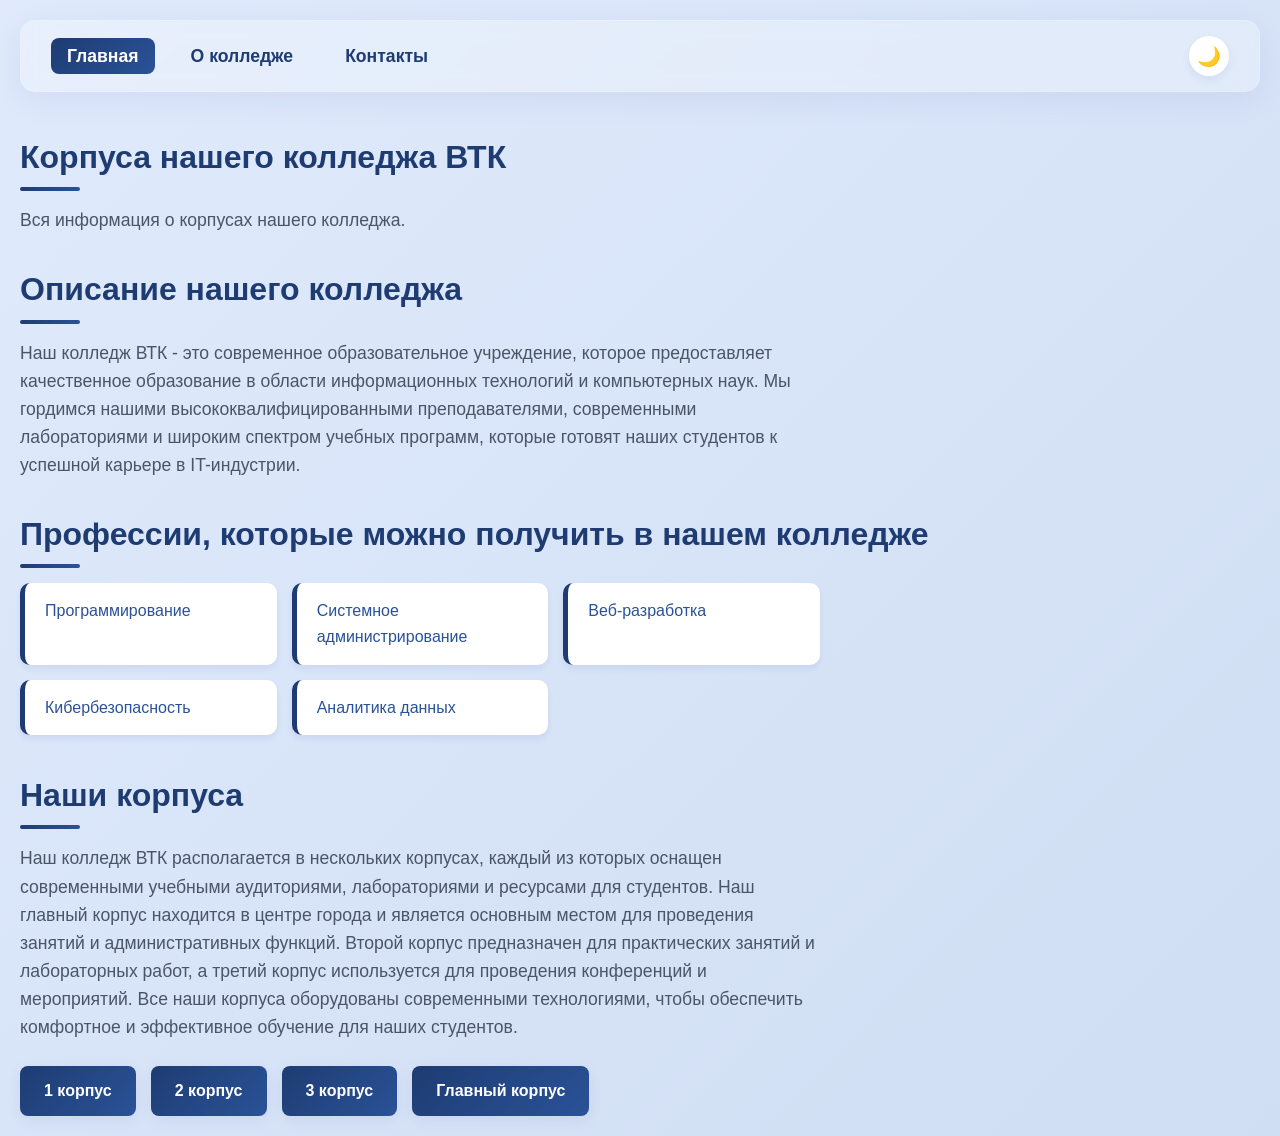
<file: index.html>
<!DOCTYPE html>
<html lang="en">
<head>
    <meta charset="UTF-8">
    <meta name="viewport" content="width=device-width, initial-scale=1.0">
    <title>ВТК Колледж</title>
    <link rel="stylesheet" href="style.css">
</head>
<body>
    <div class="header">  
        <div class="header__item">
            <a href="index.html">Главная</a>
        </div>
        <div class="header__item">
            <a href="about.html">О колледже</a>
        </div>
        <div class="header__item">
            <a href="contact.html">Контакты</a>
        </div>
        <button id="themeToggle" class="theme-btn" aria-label="Переключить тему">
        <span class="theme-btn__icon">🌙</span>
    </button>
    </div>

    <h1>Корпуса нашего колледжа ВТК</h1>
    <p>Вся информация о корпусах нашего колледжа.</p>
    
    <h1>Описание нашего колледжа</h1>
    <p>Наш колледж ВТК - это современное образовательное учреждение, которое предоставляет качественное образование в области информационных технологий и компьютерных наук. Мы гордимся нашими высококвалифицированными преподавателями, современными лабораториями и широким спектром учебных программ, которые готовят наших студентов к успешной карьере в IT-индустрии.</p>
    
    <h1>Профессии, которые можно получить в нашем колледже</h1>
    <ul>
        <li>Программирование</li>
        <li>Системное администрирование</li>
        <li>Веб-разработка</li>
        <li>Кибербезопасность</li>
        <li>Аналитика данных</li>
    </ul>

    <h1>Наши корпуса</h1>
    <p>Наш колледж ВТК располагается в нескольких корпусах, каждый из которых оснащен современными учебными аудиториями, лабораториями и ресурсами для студентов. Наш главный корпус находится в центре города и является основным местом для проведения занятий и административных функций. Второй корпус предназначен для практических занятий и лабораторных работ, а третий корпус используется для проведения конференций и мероприятий. Все наши корпуса оборудованы современными технологиями, чтобы обеспечить комфортное и эффективное обучение для наших студентов.</p>

    <div class="campus-links">
        <a href="campus.html?body=1">1 корпус</a>
        <a href="campus.html?body=2">2 корпус</a>
        <a href="campus.html?body=3">3 корпус</a>
        <a href="campus.html?body=main">Главный корпус</a>
    </div>

    <script src="index.js"></script>
</body>
</html>
</file>
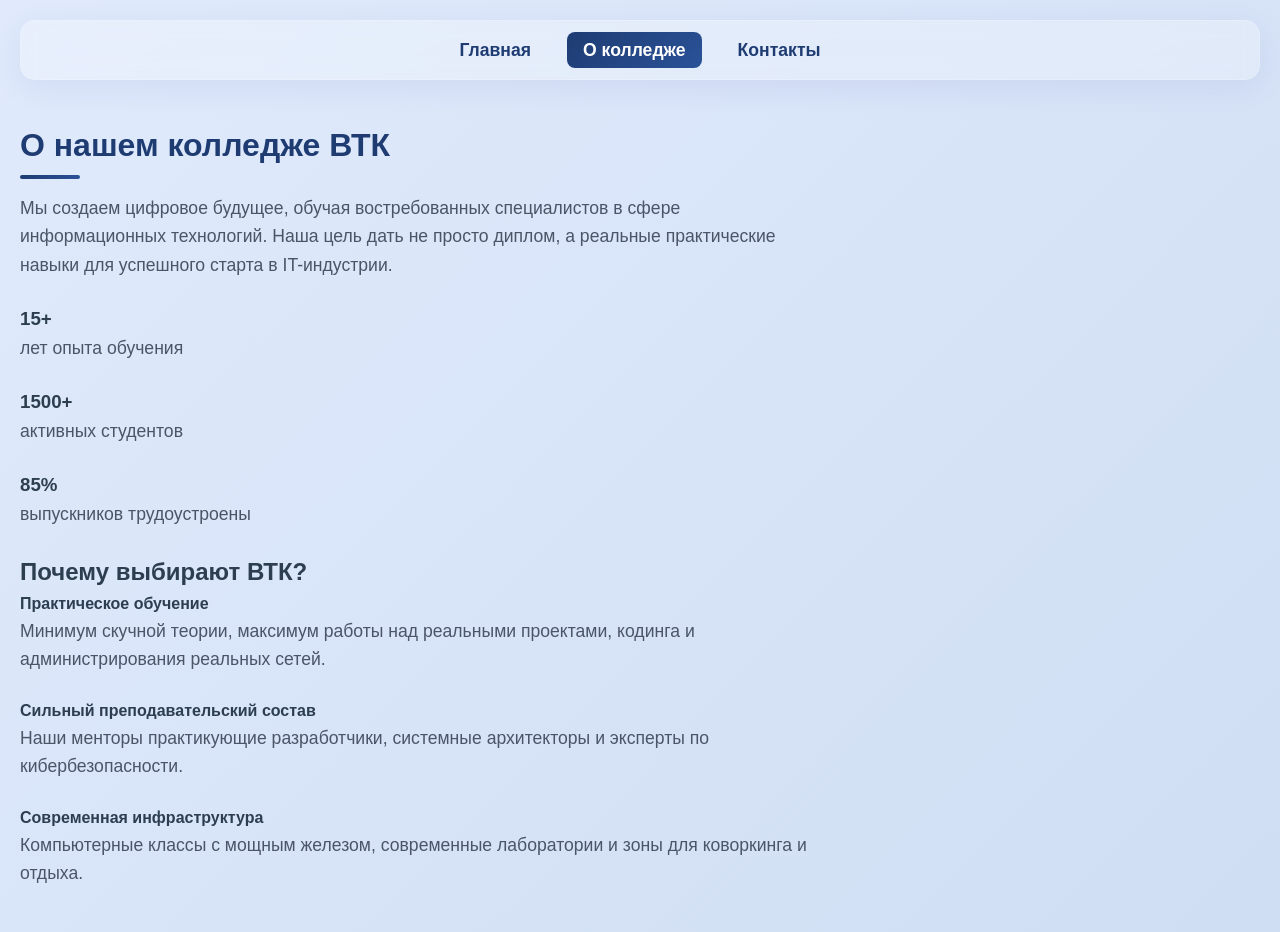
<file: about.html>
<!DOCTYPE html>
<html lang="ru">
<head>
    <meta charset="UTF-8">
    <meta name="viewport" content="width=device-width, initial-scale=1.0">
    <title>О колледже | ВТК</title>
    <link rel="stylesheet" href="style.css">
</head>
<body>
    <div class="header">  
        <div class="header__item">
            <a href="index.html">Главная</a>
        </div>
        <div class="header__item">
            <a href="about.html" class="active-nav">О колледже</a>
        </div>
        <div class="header__item">
            <a href="contact.html">Контакты</a>
        </div>
    </div>

    <section class="about-hero">
        <h1>О нашем колледже ВТК</h1>
        <p>Мы создаем цифровое будущее, обучая востребованных специалистов в сфере информационных технологий. Наша цель дать не просто диплом, а реальные практические навыки для успешного старта в IT-индустрии.</p>
    </section>

    <div class="stats-container">
        <div class="stat-card">
            <h3>15+</h3>
            <p>лет опыта обучения</p>
        </div>
        <div class="stat-card">
            <h3>1500+</h3>
            <p>активных студентов</p>
        </div>
        <div class="stat-card">
            <h3>85%</h3>
            <p>выпускников трудоустроены</p>
        </div>
    </div>

    <section class="about-content">
        <h2>Почему выбирают ВТК?</h2>
        <div class="features-grid">
            <div class="feature-item">
                <h4>Практическое обучение</h4>
                <p>Минимум скучной теории, максимум работы над реальными проектами, кодинга и администрирования реальных сетей.</p>
            </div>
            <div class="feature-item">
                <h4>Сильный преподавательский состав</h4>
                <p>Наши менторы практикующие разработчики, системные архитекторы и эксперты по кибербезопасности.</p>
            </div>
            <div class="feature-item">
                <h4>Современная инфраструктура</h4>
                <p>Компьютерные классы с мощным железом, современные лаборатории и зоны для коворкинга и отдыха.</p>
            </div>
        </div>
    </section>

    <script src="script.js"></script>
</body>
</html>
</file>
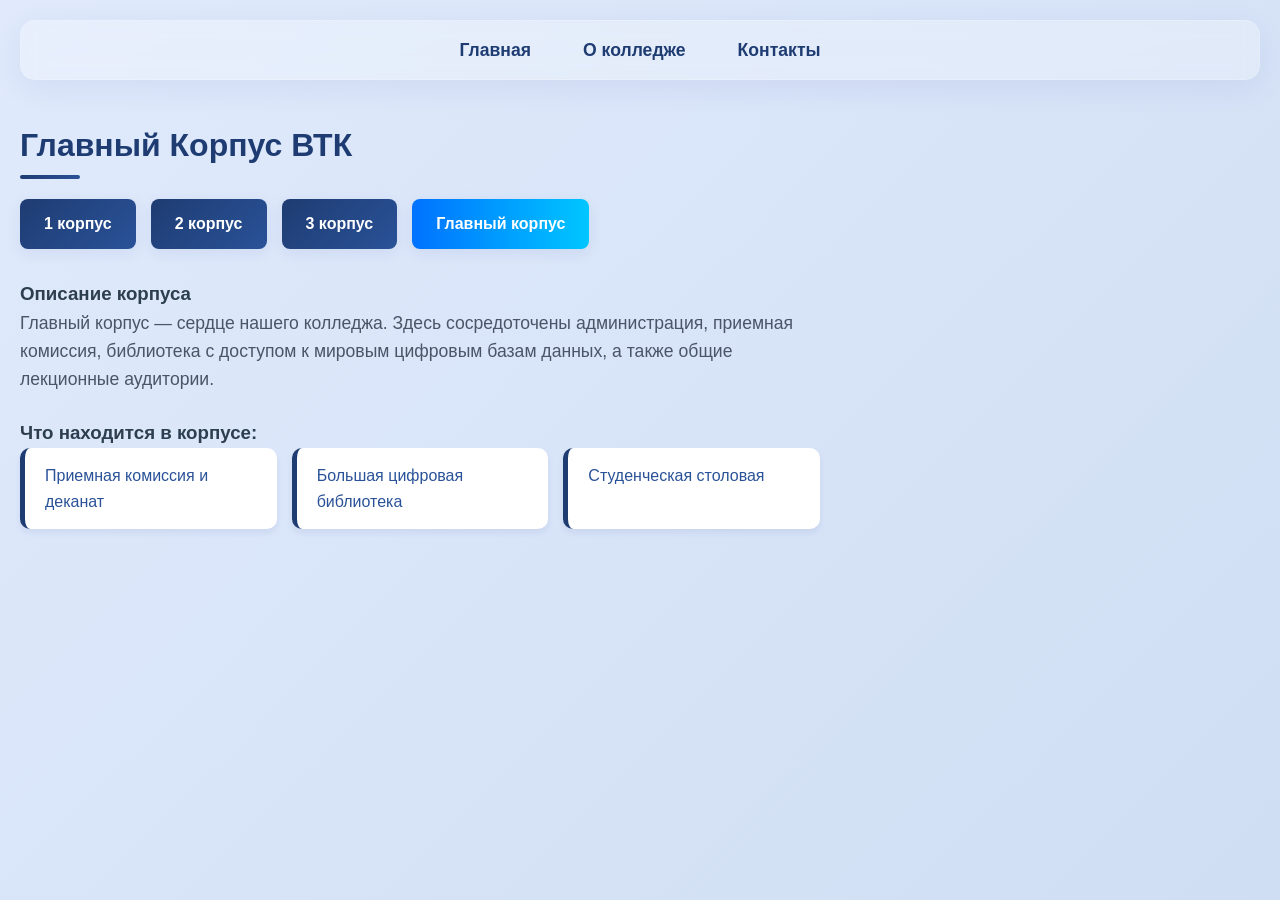
<file: campus.html>
<!DOCTYPE html>
<html lang="ru">
<head>
    <meta charset="UTF-8">
    <meta name="viewport" content="width=device-width, initial-scale=1.0">
    <title>Наши Корпуса | ВТК</title>
    <link rel="stylesheet" href="style.css">
</head>
<body>
    <div class="header">  
        <div class="header__item">
            <a href="index.html">Главная</a>
        </div>
        <div class="header__item">
            <a href="about.html">О колледже</a>
        </div>
        <div class="header__item">
            <a href="contact.html">Контакты</a>
        </div>
    </div>

    <h1 id="campusTitle">Загрузка корпуса...</h1>
    
    <div class="campus-links" style="margin-bottom: 30px;">
        <a href="#" data-body="1" class="campus-tab">1 корпус</a>
        <a href="#" data-body="2" class="campus-tab">2 корпус</a>
        <a href="#" data-body="3" class="campus-tab">3 корпус</a>
        <a href="#" data-body="main" class="campus-tab">Главный корпус</a>
    </div>

    <div class="campus-detail-card">
        <div class="campus-info-block">
            <h3>Описание корпуса</h3>
            <p id="campusDescription">Описание загружается...</p>
        </div>
        
        <div class="campus-features">
            <h3>Что находится в корпусе:</h3>
            <ul id="campusFacilities">
                </ul>
        </div>
    </div>

    <script src="script.js"></script>
</body>
</html>
</file>
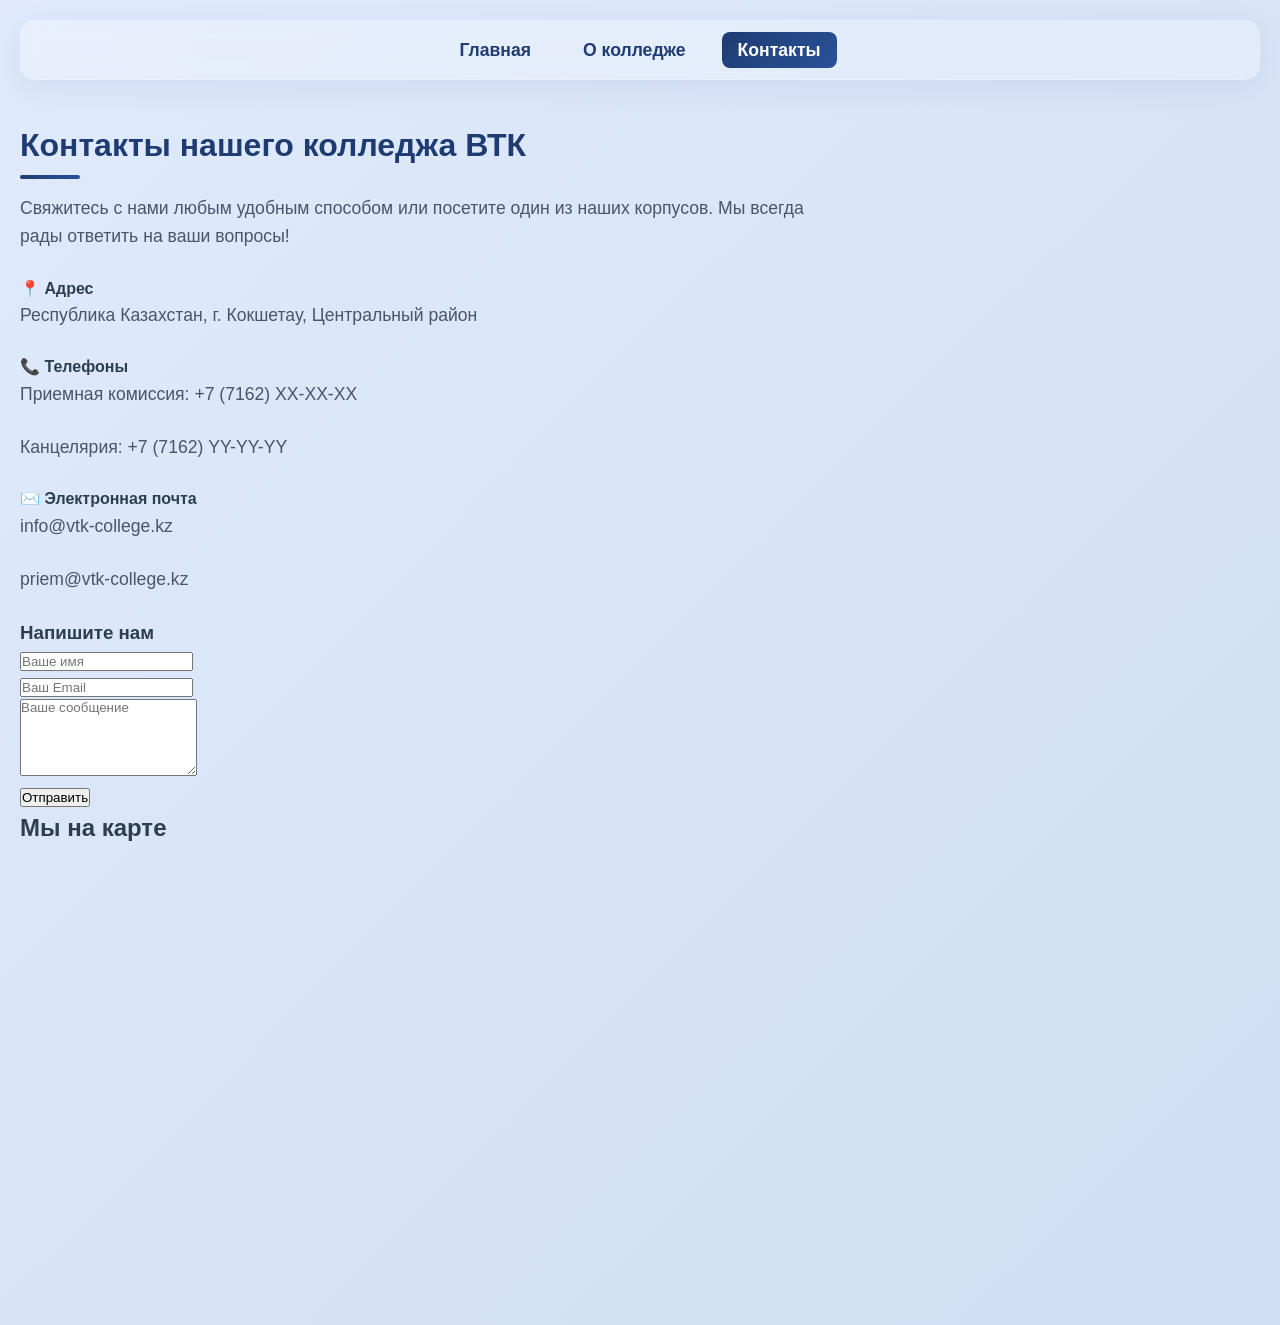
<file: contact.html>
<!DOCTYPE html>
<html lang="ru">
<head>
    <meta charset="UTF-8">
    <meta name="viewport" content="width=device-width, initial-scale=1.0">
    <title>Контакты | ВТК</title>
    <link rel="stylesheet" href="style.css">
</head>
<body>
    <div class="header">  
        <div class="header__item">
            <a href="index.html">Главная</a>
        </div>
        <div class="header__item">
            <a href="about.html">О колледже</a>
        </div>
        <div class="header__item">
            <a href="contact.html" class="active-nav">Контакты</a>
        </div>
    </div>

    <h1>Контакты нашего колледжа ВТК</h1>
    <p>Свяжитесь с нами любым удобным способом или посетите один из наших корпусов. Мы всегда рады ответить на ваши вопросы!</p>

    <div class="contact-container">
        <div class="contact-info">
            <div class="info-card">
                <h4>📍 Адрес</h4>
                <p>Республика Казахстан, г. Кокшетау, Центральный район</p>
            </div>
            <div class="info-card">
                <h4>📞 Телефоны</h4>
                <p>Приемная комиссия: +7 (7162) XX-XX-XX</p>
                <p>Канцелярия: +7 (7162) YY-YY-YY</p>
            </div>
            <div class="info-card">
                <h4>✉️ Электронная почта</h4>
                <p>info@vtk-college.kz</p>
                <p>priem@vtk-college.kz</p>
            </div>
        </div>

        <form class="contact-form" id="feedbackForm">
            <h3>Напишите нам</h3>
            <div class="form-group">
                <input type="text" placeholder="Ваше имя" required>
            </div>
            <div class="form-group">
                <input type="email" placeholder="Ваш Email" required>
            </div>
            <div class="form-group">
                <textarea placeholder="Ваше сообщение" rows="5" required></textarea>
            </div>
            <button type="submit" class="submit-btn">Отправить</button>
        </form>
    </div>

    <div class="map-section">
        <h2>Мы на карте</h2>
        <div class="map-wrapper">
            <iframe 
                src="https://www.google.com/maps/embed?pb=!1m18!1m12!1m3!1d72373.1973686854!2d69.34444549999999!3d53.2844445!2m3!1f0!2f0!3f0!3m2!1i1024!2i768!4f13.1!3m3!1m2!1s0x424346bc0f5043d1%3A0x6e9a6cf7fe86d4b9!2z0JrQvtC60YjQtdGC0LDRDSwg0JrQsNC30LDRhdGB0YLQsNC9!5e0!3m2!1sru!2skz!4v1717500000000!5m2!1sru!2skz" 
                width="100%" 
                height="450" 
                style="border:0;" 
                allowfullscreen="" 
                loading="lazy" 
                referrerpolicy="no-referrer-when-downgrade">
            </iframe>
        </div>
    </div>

    <script src="script.js"></script>
</body>
</html>
</file>
<file: style.css>
:root {
    /* Светлая тема (по умолчанию) */
    --bg-gradient: linear-gradient(135deg, #e0eafc, #cfdef3);
    --text-main: #2c3e50;
    --text-muted: #4a5568;
    --text-accent: #1e3c72;
    --accent-gradient: linear-gradient(135deg, #1e3c72, #2a5298);
    --accent-hover: linear-gradient(135deg, #2a5298, #1e3c72);
    --glass-bg: rgba(255, 255, 255, 0.25);
    --glass-border: rgba(255, 255, 255, 0.18);
    --card-bg: #ffffff;
    --card-shadow: rgba(31, 38, 135, 0.07);
    --item-text: #2a5298;
}

body.dark-theme {
    /* Темная тема */
    --bg-gradient: linear-gradient(135deg, #0f172a, #1e293b);
    --text-main: #f1f5f9;
    --text-muted: #94a3b8;
    --text-accent: #38bdf8;
    --accent-gradient: linear-gradient(135deg, #38bdf8, #0284c7);
    --accent-hover: linear-gradient(135deg, #0284c7, #38bdf8);
    --glass-bg: rgba(15, 23, 42, 0.4);
    --glass-border: rgba(255, 255, 255, 0.08);
    --card-bg: #1e293b;
    --card-shadow: rgba(0, 0, 0, 0.3);
    --item-text: #38bdf8;
}

* {
    margin: 0;
    padding: 0;
    box-sizing: border-box;
    font-family: 'Segoe UI', Tahoma, Geneva, Verdana, sans-serif;
    transition: background-color 0.3s ease, color 0.3s ease, border-color 0.3s ease, background 0.3s ease;
}

body {
    background: var(--bg-gradient);
    color: var(--text-main);
    line-height: 1.6;
    padding: 20px;
    min-height: 100vh;
}

.header {
    display: flex;
    justify-content: center;
    align-items: center;
    gap: 20px;
    background: var(--glass-bg);
    backdrop-filter: blur(10px);
    -webkit-backdrop-filter: blur(10px);
    border: 1px solid var(--glass-border);
    padding: 15px 30px;
    border-radius: 15px;
    margin-bottom: 40px;
    box-shadow: 0 8px 32px 0 var(--card-shadow);
    position: relative;
}

/* Кнопка переключения */
.theme-btn {
    background: var(--card-bg);
    border: 1px solid var(--glass-border);
    width: 40px;
    height: 40px;
    border-radius: 50%;
    cursor: pointer;
    display: flex;
    align-items: center;
    justify-content: center;
    font-size: 1.2rem;
    box-shadow: 0 4px 10px var(--card-shadow);
    margin-left: auto; /* Отодвигает кнопку вправо */
}

.theme-btn:hover {
    transform: scale(1.05);
}

.header__item a {
    color: var(--text-accent);
    text-decoration: none;
    font-weight: 600;
    font-size: 1.1rem;
    padding: 8px 16px;
    border-radius: 8px;
}

.header__item a:hover, .header__item a.active-nav {
    background: var(--accent-gradient);
    color: #ffffff;
}

h1 {
    color: var(--text-accent);
    font-size: 2rem;
    margin: 30px 0 15px;
    position: relative;
    padding-bottom: 8px;
}

h1::after {
    content: '';
    position: absolute;
    left: 0;
    bottom: 0;
    width: 60px;
    height: 4px;
    background: var(--accent-gradient);
    border-radius: 2px;
}

p {
    font-size: 1.1rem;
    color: var(--text-muted);
    margin-bottom: 25px;
    max-width: 800px;
}

ul {
    list-style: none;
    margin-bottom: 35px;
    display: grid;
    grid-template-columns: repeat(auto-fit, minmax(200px, 1fr));
    gap: 15px;
    max-width: 800px;
}

ul li {
    background: var(--card-bg);
    padding: 15px 20px;
    border-radius: 10px;
    font-weight: 500;
    color: var(--item-text);
    box-shadow: 0 4px 6px var(--card-shadow);
    border-left: 5px solid var(--text-accent);
}

ul li:hover {
    transform: translateY(-3px);
}

.campus-links {
    display: flex;
    flex-wrap: wrap;
    gap: 15px;
    margin-top: 20px;
}

.campus-links a {
    display: inline-block;
    padding: 12px 24px;
    background: var(--accent-gradient);
    color: white;
    text-decoration: none;
    border-radius: 8px;
    font-weight: 600;
    box-shadow: 0 4px 15px var(--card-shadow);
}

.campus-links a:hover {
    transform: translateY(-2px);
    background: var(--accent-hover);
}

.campus-links a.active {
    background: linear-gradient(to right, #0072ff, #00c6ff);
}
</file>
